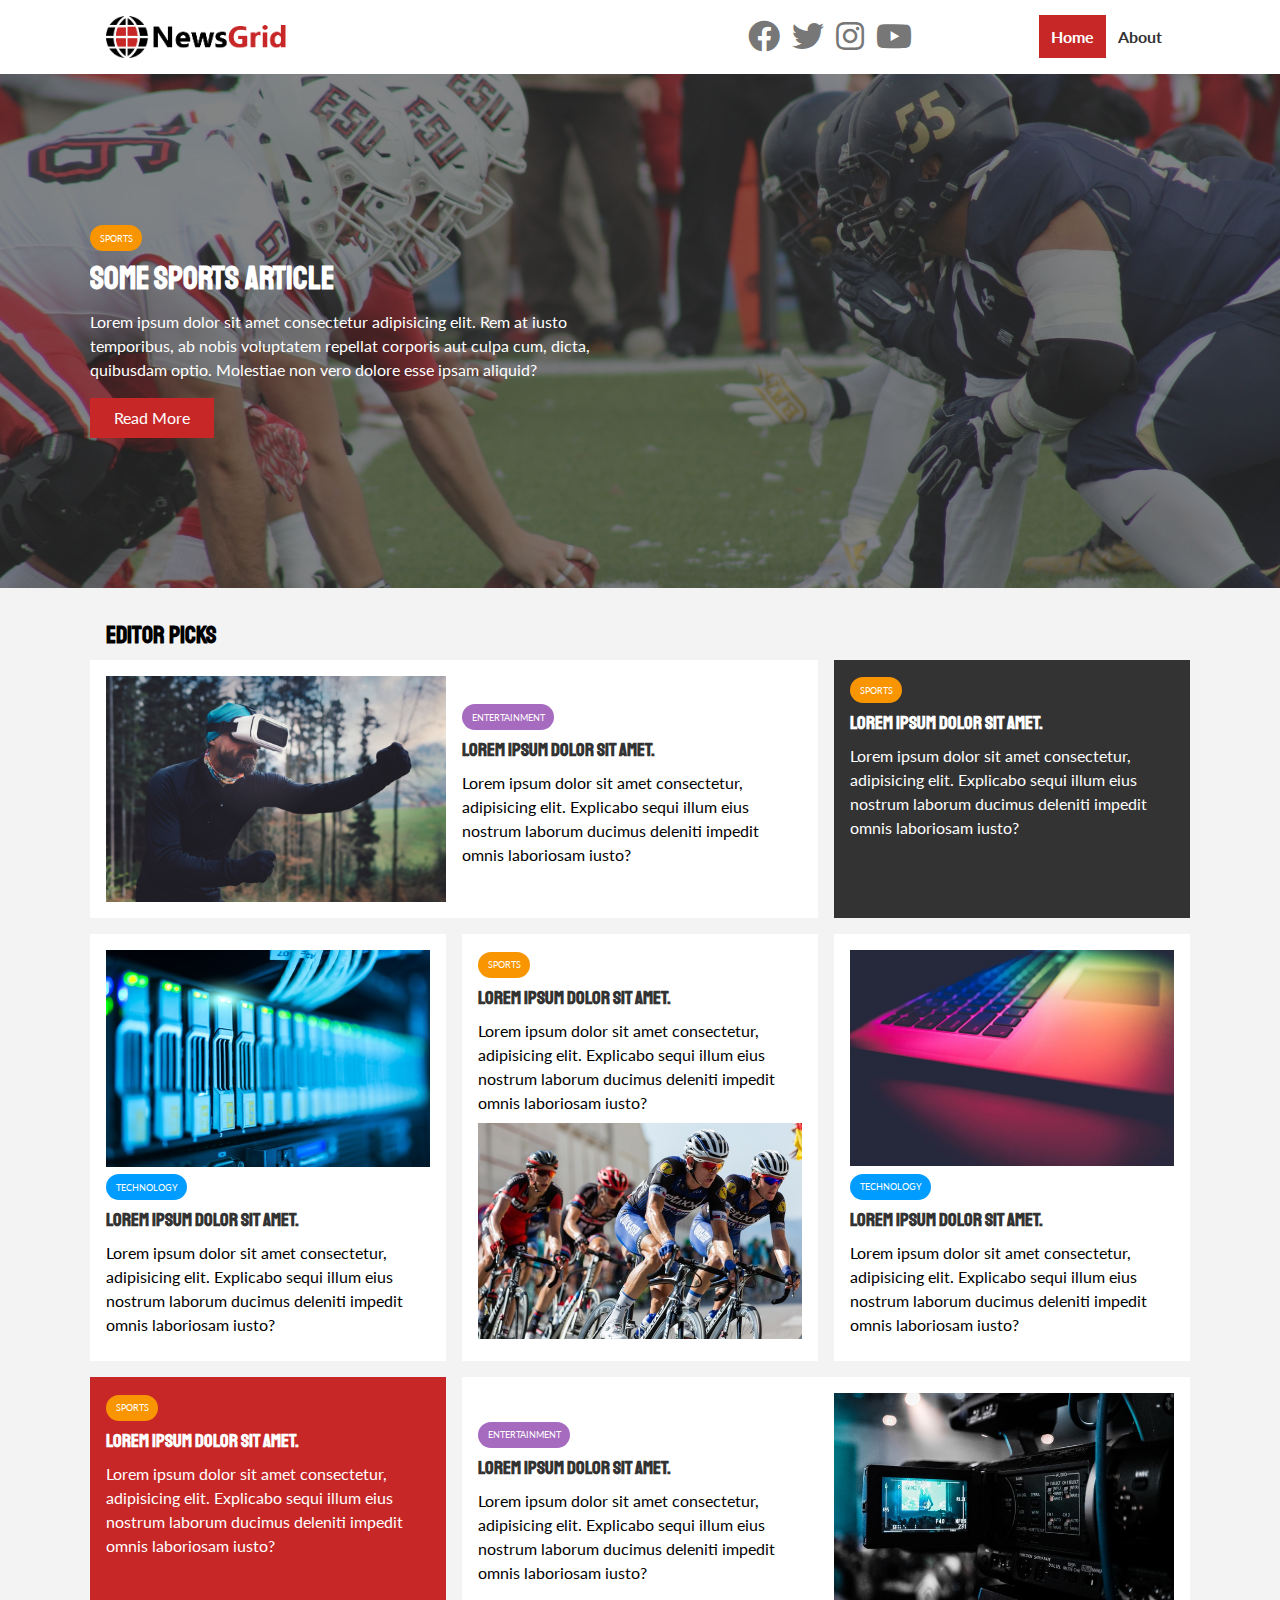
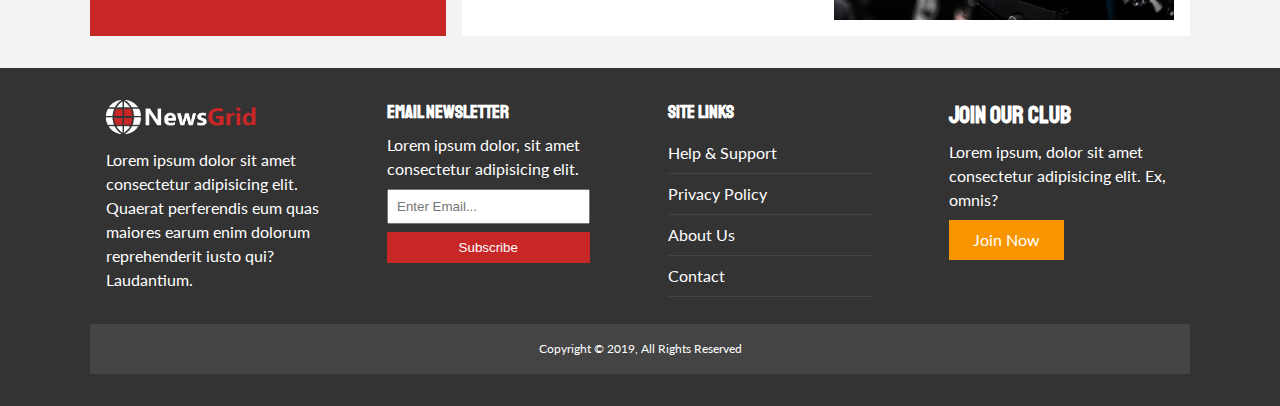
<file: index.html>
<!DOCTYPE html>
<html lang="en">
<head>
    <meta charset="UTF-8">
    <meta http-equiv="X-UA-Compatible" content="IE=edge">
    <meta name="viewport" content="width=device-width, initial-scale=1.0">
    <link rel="stylesheet" href="https://cdnjs.cloudflare.com/ajax/libs/font-awesome/5.15.3/css/all.min.css" />
    <link href="https://fonts.googleapis.com/css2?family=Lato&family=Staatliches&display=swap" rel="stylesheet">
    <link rel="stylesheet" href="css/style.css">
    <link rel="stylesheet" media="screen and (max-width: 768px" href="css/mobile.css">
    <link rel="shortcut icon" type="image/x-icon" href="/favicon.ico">
    <title>NewsGrid | Latest News</title>
</head>
<body>
    <nav id="main-nav">
        <div class="container">
            <img src="img/logo.png" alt="NewsGrid" class="logo">
            <div class="social">
                <a href="http://facebook.com" target="_blank"><i class="fab fa-facebook fa-2x"></i></a>
                <a href="http://twitter.com" target="_blank"><i class="fab fa-twitter fa-2x"></i></a>
                <a href="http://instagram.com" target="_blank"><i class="fab fa-instagram fa-2x"></i></a>
                <a href="http://youtube.com" target="_blank"><i class="fab fa-youtube fa-2x"></i></a>
            </div>
            <ul>
                <li><a class="current" href="index.html">Home</a></li>
                <li><a href="about.html">About</a></li>
            </ul>
        </div>
    </nav>

    <!-- Showcase -->
    <header id="showcase">
        <div class="container">
            <div class="showcase-container">
                <div class="showcase-content">
                    <div class="category category-sports">Sports</div>
                    <h1>Some Sports Article</h1>
                    <p>Lorem ipsum dolor sit amet consectetur adipisicing elit. Rem at iusto temporibus, ab nobis voluptatem repellat corporis aut culpa cum, dicta, quibusdam optio. Molestiae non vero dolore esse ipsam aliquid?</p>
                    <a href="article.html" class="btn btn-primary">Read More</a>
                </div>
            </div>
        </div>
    </header>

    <!-- Home Articles -->
    <section id="home-articles" class="py-2">
        <div class="container">
            <h2 class="main-h2">Editor Picks</h2>
            <div class="articles-container">
                <article class="card">
                    <img src="img/articles/ent1.jpg" alt="">
                    <div>
                        <div class="category category-ent">Entertainment</div>
                        <h3>
                            <a href="article.html">Lorem ipsum dolor sit amet.</a>
                        </h3>
                        <p>Lorem ipsum dolor sit amet consectetur, adipisicing elit. Explicabo sequi illum eius nostrum laborum ducimus deleniti impedit omnis laboriosam iusto?</p>
                    </div>
                </article>
                <article class="card bg-dark">
                    <div class="category category-sports">Sports</div>
                    <h3>
                        <a href="article.html">Lorem ipsum dolor sit amet.</a>
                    </h3>
                    <p>Lorem ipsum dolor sit amet consectetur, adipisicing elit. Explicabo sequi illum eius nostrum laborum ducimus deleniti impedit omnis laboriosam iusto?</p>
                </article>
                <article class="card">
                    <img src="img/articles/tech1.jpg" alt="">
                    <div class="category category-tech">Technology</div>
                    <h3>
                        <a href="article.html">Lorem ipsum dolor sit amet.</a>
                    </h3>
                    <p>Lorem ipsum dolor sit amet consectetur, adipisicing elit. Explicabo sequi illum eius nostrum laborum ducimus deleniti impedit omnis laboriosam iusto?</p>
                </article>
                <article class="card">
                    <div class="category category-sports">Sports</div>
                    <h3>
                        <a href="article.html">Lorem ipsum dolor sit amet.</a>
                    </h3>
                    <p>Lorem ipsum dolor sit amet consectetur, adipisicing elit. Explicabo sequi illum eius nostrum laborum ducimus deleniti impedit omnis laboriosam iusto?</p>
                    <img src="img/articles/sports1.jpg" alt="">
                </article>
                <article class="card">
                    <img src="img/articles/tech2.jpg" alt="">
                    <div class="category category-tech">Technology</div>
                    <h3>
                        <a href="article.html">Lorem ipsum dolor sit amet.</a>
                    </h3>
                    <p>Lorem ipsum dolor sit amet consectetur, adipisicing elit. Explicabo sequi illum eius nostrum laborum ducimus deleniti impedit omnis laboriosam iusto?</p>
                </article>
                <article class="card bg-primary">
                    <div class="category category-sports">Sports</div>
                    <h3>
                        <a href="article.html">Lorem ipsum dolor sit amet.</a>
                    </h3>
                    <p>Lorem ipsum dolor sit amet consectetur, adipisicing elit. Explicabo sequi illum eius nostrum laborum ducimus deleniti impedit omnis laboriosam iusto?</p>
                </article>
                <article class="card">
                    <div>
                        <div class="category category-ent">Entertainment</div>
                        <h3>
                            <a href="article.html">Lorem ipsum dolor sit amet.</a>
                        </h3>
                        <p>Lorem ipsum dolor sit amet consectetur, adipisicing elit. Explicabo sequi illum eius nostrum laborum ducimus deleniti impedit omnis laboriosam iusto?</p>
                    </div>
                    <img src="img/articles/ent2.jpg" alt="">
                </article>
            </div>
        </div>
    </section>

    <!-- Footer -->
    <footer id="main-footer" class="py-2">
        <div class="container footer-container">
            <div>
                <img src="img/logo_light.png" alt="NewsGrid">
                <p>Lorem ipsum dolor sit amet consectetur adipisicing elit. Quaerat perferendis eum quas maiores earum enim dolorum reprehenderit iusto qui? Laudantium.</p>
            </div>
            <div>
                <h3>Email Newsletter</h3>
                <p>Lorem ipsum dolor, sit amet consectetur adipisicing elit.</p>
                <form name="contact" method="POST" data-netlify="true">
                    <input type="email" name="email" placeholder="Enter Email...">
                    <input type="submit" value="Subscribe" class="btn btn-primary">
                </form>
            </div>
            <div>
                <h3>Site Links</h3>
                <ul class="list">
                    <li><a href="#">Help & Support</a></li>
                    <li><a href="#">Privacy Policy</a></li>
                    <li><a href="#">About Us</a></li>
                    <li><a href="#">Contact</a></li>
                </ul>
            </div>
            <div>
                <h2>Join Our Club</h2>
                <p>Lorem ipsum, dolor sit amet consectetur adipisicing elit. Ex, omnis?</p>
                <a href="#" class = "btn btn-secondary">Join Now</a>
            </div>
            <div>
                <p>Copyright &copy; 2019, All Rights Reserved</p>
            </div>
        </div>
    </footer>
</body>
</html>
</file>
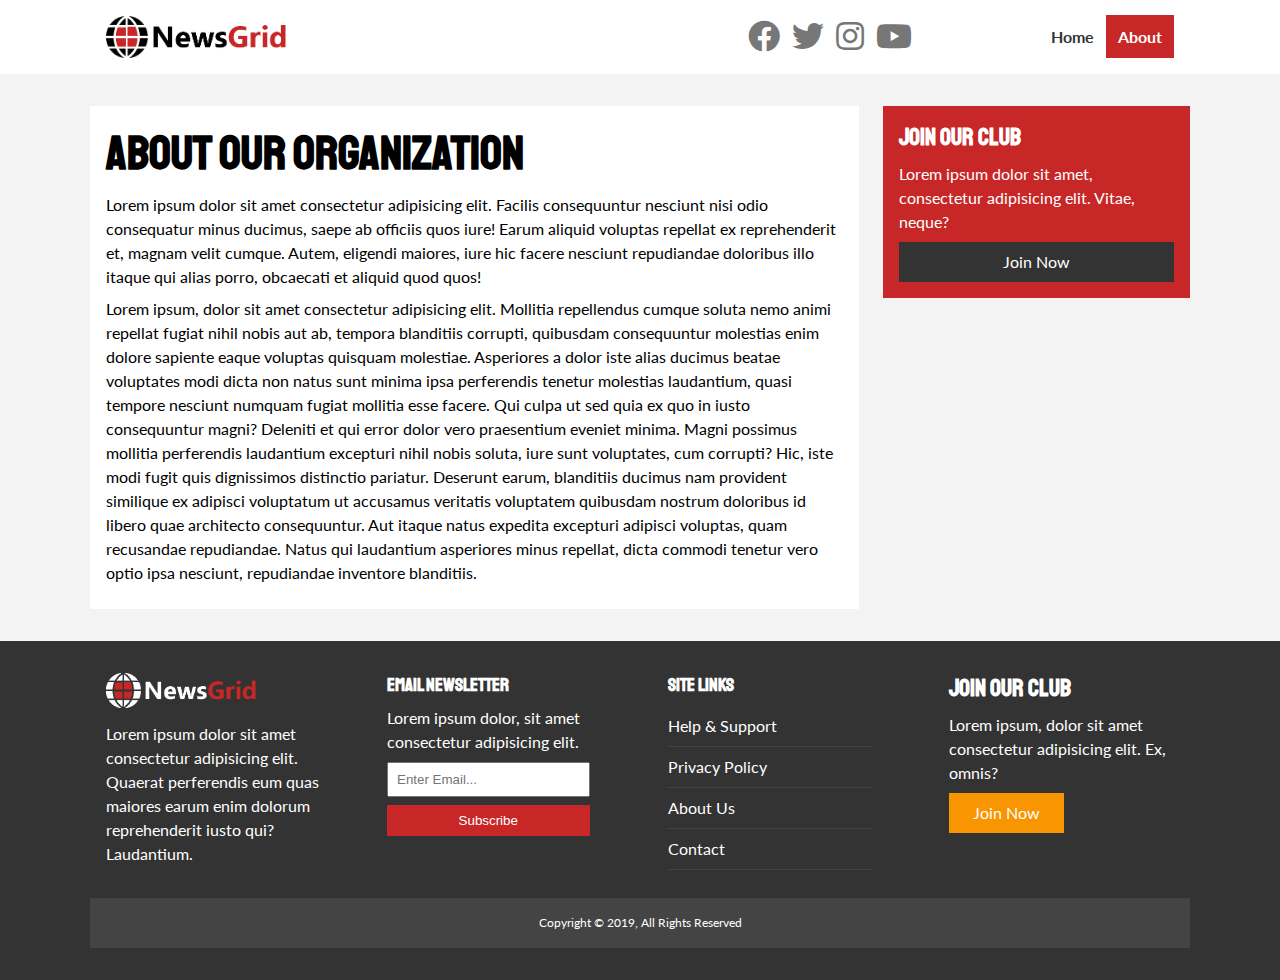
<file: about.html>
<!DOCTYPE html>
<html lang="en">
<head>
    <meta charset="UTF-8">
    <meta http-equiv="X-UA-Compatible" content="IE=edge">
    <meta name="viewport" content="width=device-width, initial-scale=1.0">
    <link rel="stylesheet" href="https://cdnjs.cloudflare.com/ajax/libs/font-awesome/5.15.3/css/all.min.css" />
    <link href="https://fonts.googleapis.com/css2?family=Lato&family=Staatliches&display=swap" rel="stylesheet">
    <link rel="stylesheet" href="css/style.css">
    <link rel="stylesheet" media="screen and (max-width: 768px" href="css/mobile.css">
    <link rel="shortcut icon" type="image/x-icon" href="/favicon.ico">
    <title>NewsGrid | About</title>
</head>
<body>
    <nav id="main-nav">
        <div class="container">
            <img src="img/logo.png" alt="NewsGrid" class="logo">
            <div class="social">
                <a href="http://facebook.com" target="_blank"><i class="fab fa-facebook fa-2x"></i></a>
                <a href="http://twitter.com" target="_blank"><i class="fab fa-twitter fa-2x"></i></a>
                <a href="http://instagram.com" target="_blank"><i class="fab fa-instagram fa-2x"></i></a>
                <a href="http://youtube.com" target="_blank"><i class="fab fa-youtube fa-2x"></i></a>
            </div>
            <ul>
                <li><a href="index.html">Home</a></li>
                <li><a class="current" href="about.html">About</a></li>
            </ul>
        </div>
    </nav>

    <section id="about">
        <div class="container">
            <div class="page-container">
                <article class="card">
                    <h1 class="l-heading">About Our Organization</h1>
                    <p>Lorem ipsum dolor sit amet consectetur adipisicing elit. Facilis consequuntur nesciunt nisi odio consequatur minus ducimus, saepe ab officiis quos iure! Earum aliquid voluptas repellat ex reprehenderit et, magnam velit cumque. Autem, eligendi maiores, iure hic facere nesciunt repudiandae doloribus illo itaque qui alias porro, obcaecati et aliquid quod quos!</p>
                    <p>Lorem ipsum, dolor sit amet consectetur adipisicing elit. Mollitia repellendus cumque soluta nemo animi repellat fugiat nihil nobis aut ab, tempora blanditiis corrupti, quibusdam consequuntur molestias enim dolore sapiente eaque voluptas quisquam molestiae. Asperiores a dolor iste alias ducimus beatae voluptates modi dicta non natus sunt minima ipsa perferendis tenetur molestias laudantium, quasi tempore nesciunt numquam fugiat mollitia esse facere. Qui culpa ut sed quia ex quo in iusto consequuntur magni? Deleniti et qui error dolor vero praesentium eveniet minima. Magni possimus mollitia perferendis laudantium excepturi nihil nobis soluta, iure sunt voluptates, cum corrupti? Hic, iste modi fugit quis dignissimos distinctio pariatur. Deserunt earum, blanditiis ducimus nam provident similique ex adipisci voluptatum ut accusamus veritatis voluptatem quibusdam nostrum doloribus id libero quae architecto consequuntur. Aut itaque natus expedita excepturi adipisci voluptas, quam recusandae repudiandae. Natus qui laudantium asperiores minus repellat, dicta commodi tenetur vero optio ipsa nesciunt, repudiandae inventore blanditiis.</p>
                </article>
                <aside class="card bg-primary">
                    <h2>Join Our Club</h2>
                    <p>Lorem ipsum dolor sit amet, consectetur adipisicing elit. Vitae, neque?</p>
                    <a href="#" class="btn btn-dark btn-block">Join Now</a>
                </aside>
            </div>
        </div>
    </section>

    <!-- Footer -->
    <footer id="main-footer" class="py-2">
        <div class="container footer-container">
            <div>
                <img src="img/logo_light.png" alt="NewsGrid">
                <p>Lorem ipsum dolor sit amet consectetur adipisicing elit. Quaerat perferendis eum quas maiores earum enim dolorum reprehenderit iusto qui? Laudantium.</p>
            </div>
            <div>
                <h3>Email Newsletter</h3>
                <p>Lorem ipsum dolor, sit amet consectetur adipisicing elit.</p>
                <form name="contact" method="POST" data-netlify="true">
                    <input type="email" name="email" placeholder="Enter Email...">
                    <input type="submit" value="Subscribe" class="btn btn-primary">
                </form>
            </div>
            <div>
                <h3>Site Links</h3>
                <ul class="list">
                    <li><a href="#">Help & Support</a></li>
                    <li><a href="#">Privacy Policy</a></li>
                    <li><a href="#">About Us</a></li>
                    <li><a href="#">Contact</a></li>
                </ul>
            </div>
            <div>
                <h2>Join Our Club</h2>
                <p>Lorem ipsum, dolor sit amet consectetur adipisicing elit. Ex, omnis?</p>
                <a href="#" class = "btn btn-secondary">Join Now</a>
            </div>
            <div>
                <p>Copyright &copy; 2019, All Rights Reserved</p>
            </div>
        </div>
    </footer>
</body>
</html>
</file>
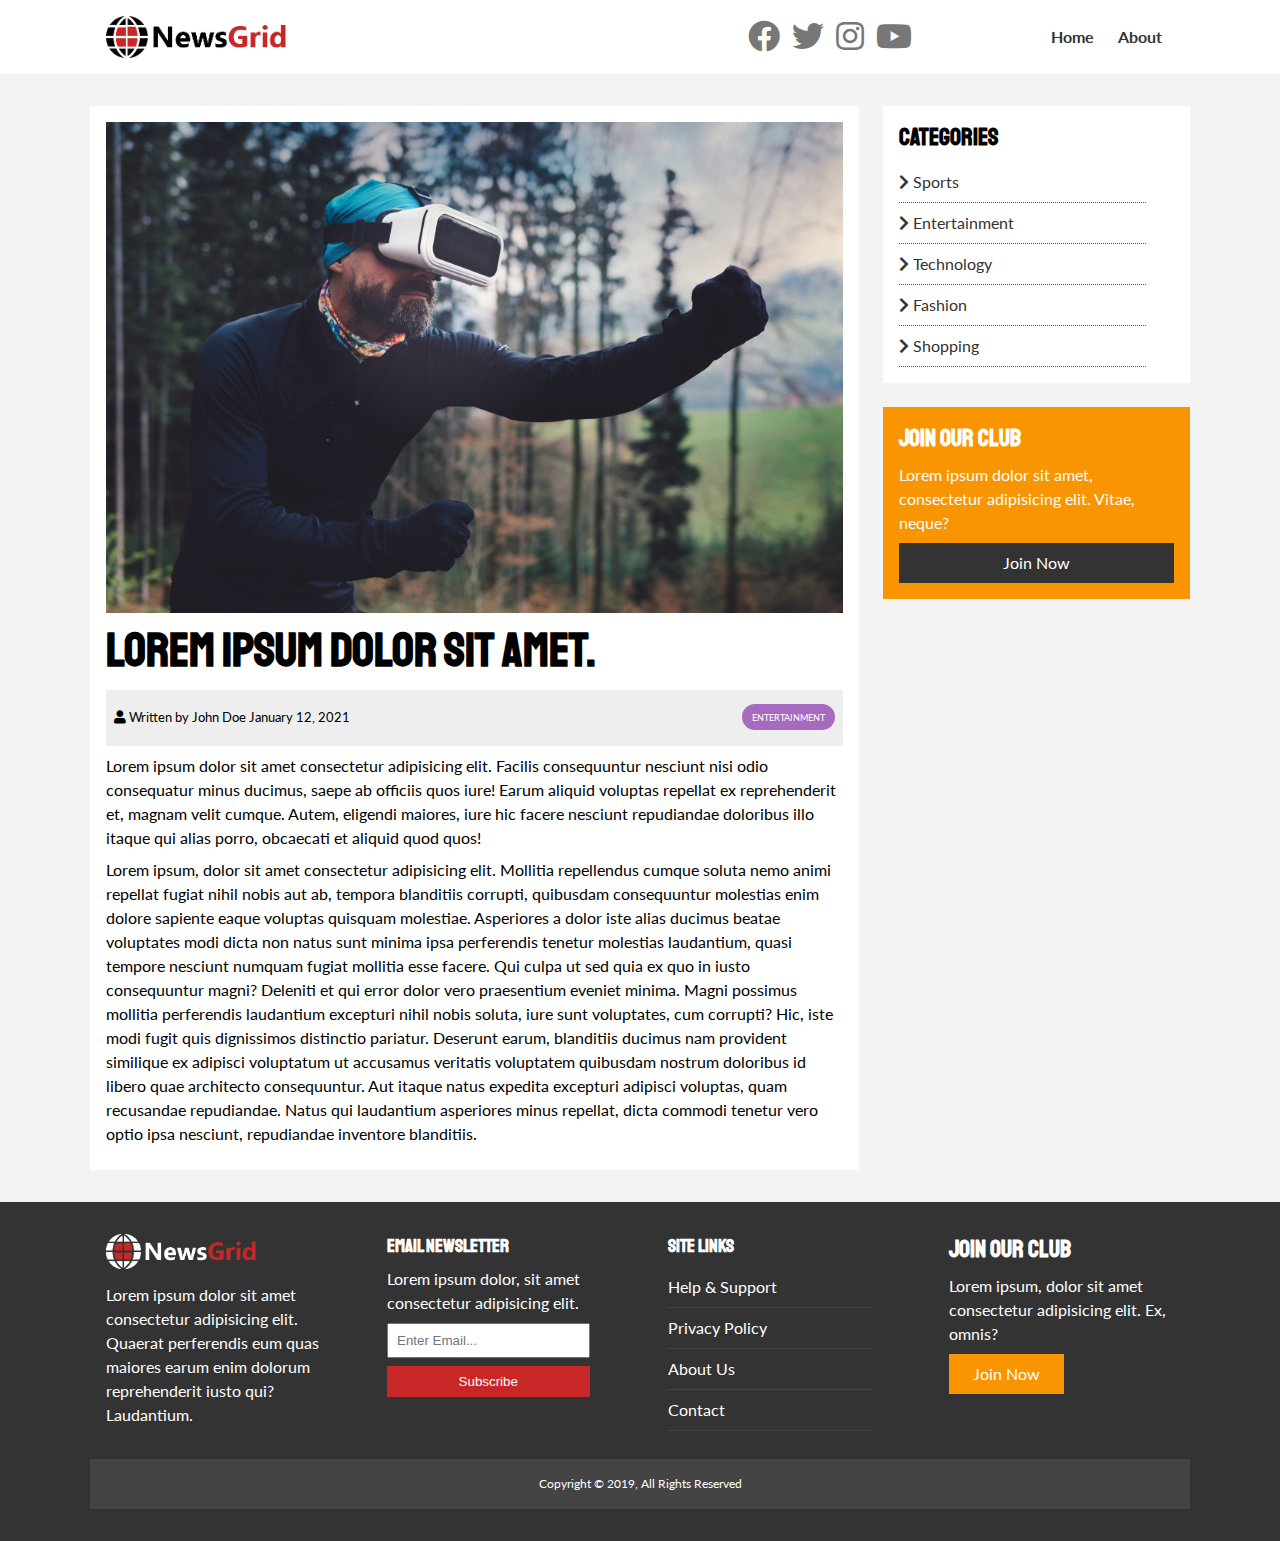
<file: article.html>
<!DOCTYPE html>
<html lang="en">
<head>
    <meta charset="UTF-8">
    <meta http-equiv="X-UA-Compatible" content="IE=edge">
    <meta name="viewport" content="width=device-width, initial-scale=1.0">
    <link rel="stylesheet" href="https://cdnjs.cloudflare.com/ajax/libs/font-awesome/5.15.3/css/all.min.css" />
    <link href="https://fonts.googleapis.com/css2?family=Lato&family=Staatliches&display=swap" rel="stylesheet">
    <link rel="stylesheet" href="css/style.css">
    <link rel="stylesheet" media="screen and (max-width: 768px" href="css/mobile.css">
    <link rel="shortcut icon" type="image/x-icon" href="/favicon.ico">
    <title>NewsGrid | Latest News</title>
</head>
<body>
    <nav id="main-nav">
        <div class="container">
            <img src="img/logo.png" alt="NewsGrid" class="logo">
            <div class="social">
                <a href="http://facebook.com" target="_blank"><i class="fab fa-facebook fa-2x"></i></a>
                <a href="http://twitter.com" target="_blank"><i class="fab fa-twitter fa-2x"></i></a>
                <a href="http://instagram.com" target="_blank"><i class="fab fa-instagram fa-2x"></i></a>
                <a href="http://youtube.com" target="_blank"><i class="fab fa-youtube fa-2x"></i></a>
            </div>
            <ul>
                <li><a href="index.html">Home</a></li>
                <li><a href="about.html">About</a></li>
            </ul>
        </div>
    </nav>

    <section id="article">
        <div class="container">
            <div class="page-container">
                <article class="card">
                    <img src="img/articles/ent1.jpg" alt="">
                    <h1 class="l-heading">Lorem ipsum dolor sit amet.</h1>
                    <div class="meta">
                        <small>
                            <i class="fas fa-user"></i> Written by John Doe January 12, 2021
                        </small>
                        <div class="category category-ent">Entertainment</div>
                    </div>
                    <p>Lorem ipsum dolor sit amet consectetur adipisicing elit. Facilis consequuntur nesciunt nisi odio consequatur minus ducimus, saepe ab officiis quos iure! Earum aliquid voluptas repellat ex reprehenderit et, magnam velit cumque. Autem, eligendi maiores, iure hic facere nesciunt repudiandae doloribus illo itaque qui alias porro, obcaecati et aliquid quod quos!</p>
                    <p>Lorem ipsum, dolor sit amet consectetur adipisicing elit. Mollitia repellendus cumque soluta nemo animi repellat fugiat nihil nobis aut ab, tempora blanditiis corrupti, quibusdam consequuntur molestias enim dolore sapiente eaque voluptas quisquam molestiae. Asperiores a dolor iste alias ducimus beatae voluptates modi dicta non natus sunt minima ipsa perferendis tenetur molestias laudantium, quasi tempore nesciunt numquam fugiat mollitia esse facere. Qui culpa ut sed quia ex quo in iusto consequuntur magni? Deleniti et qui error dolor vero praesentium eveniet minima. Magni possimus mollitia perferendis laudantium excepturi nihil nobis soluta, iure sunt voluptates, cum corrupti? Hic, iste modi fugit quis dignissimos distinctio pariatur. Deserunt earum, blanditiis ducimus nam provident similique ex adipisci voluptatum ut accusamus veritatis voluptatem quibusdam nostrum doloribus id libero quae architecto consequuntur. Aut itaque natus expedita excepturi adipisci voluptas, quam recusandae repudiandae. Natus qui laudantium asperiores minus repellat, dicta commodi tenetur vero optio ipsa nesciunt, repudiandae inventore blanditiis.</p>
                </article>

                <aside id="categories" class="card">
                    <h2>Categories</h2>
                    <ul class="list">
                        <li><a href="#"><i class="fas fa-chevron-right"></i> Sports</a></li>
                        <li><a href="#"><i class="fas fa-chevron-right"></i> Entertainment</a></li>
                        <li><a href="#"><i class="fas fa-chevron-right"></i> Technology</a></li>
                        <li><a href="#"><i class="fas fa-chevron-right"></i> Fashion</a></li>
                        <li><a href="#"><i class="fas fa-chevron-right"></i> Shopping</a></li>
                    </ul>


                </aside>

                <aside class="card bg-secondary">


                    <h2>Join Our Club</h2>
                    <p>Lorem ipsum dolor sit amet, consectetur adipisicing elit. Vitae, neque?</p>
                    <a href="#" class="btn btn-dark btn-block">Join Now</a>
                </aside>
            </div>
        </div>
    </section>

    <!-- Footer -->
    <footer id="main-footer" class="py-2">
        <div class="container footer-container">
            <div>
                <img src="img/logo_light.png" alt="NewsGrid">
                <p>Lorem ipsum dolor sit amet consectetur adipisicing elit. Quaerat perferendis eum quas maiores earum enim dolorum reprehenderit iusto qui? Laudantium.</p>
            </div>
            <div>
                <h3>Email Newsletter</h3>
                <p>Lorem ipsum dolor, sit amet consectetur adipisicing elit.</p>
                <form name="contact" method="POST" data-netlify="true">
                    <input type="email" name="email" placeholder="Enter Email...">
                    <input type="submit" value="Subscribe" class="btn btn-primary">
                </form>
            </div>
            <div>
                <h3>Site Links</h3>
                <ul class="list">
                    <li><a href="#">Help & Support</a></li>
                    <li><a href="#">Privacy Policy</a></li>
                    <li><a href="#">About Us</a></li>
                    <li><a href="#">Contact</a></li>
                </ul>
            </div>
            <div>
                <h2>Join Our Club</h2>
                <p>Lorem ipsum, dolor sit amet consectetur adipisicing elit. Ex, omnis?</p>
                <a href="#" class = "btn btn-secondary">Join Now</a>
            </div>
            <div>
                <p>Copyright &copy; 2019, All Rights Reserved</p>
            </div>
        </div>
    </footer>
</body>
</html>
</file>
<file: css/style.css>
:root {
    --primary-color: #c72727;
    --secondary-color: #f99500;
    --light-color: #f3f3f3;
    --dark-color: #333;
    --max-width: 1100px;
}

.category {
    --sports-color: #f99500;
    --ent-color: #a66bbe;
    --tech-color: #009cff;
}

* {
    margin: 0;
    padding: 0;
    box-sizing: border-box;
}

body {
    font-family: 'Lato', sans-serif;
    line-height: 1.5;
    background: var(--light-color);
}

a {
    color: #333;
    text-decoration: none;
}

ul {
    list-style: none;
}

p {
    margin: .5rem 0;
}

img {
    width: 100%;
}

h1, h2, h3, h4, h5, h6 {
    font-family: 'Staatliches', cursive;
    margin-bottom: .55rem;
    line-height: 1.3;
}

h2.main-h2 {
    margin-left: 1rem;
}

/* Utility */
.container {
    max-width: var(--max-width);
    margin: auto;
    padding: 0 2 rem;
    overflow: hidden;
}

.category {
    display: inline-block;
    color: #fff;
    font-size: 0.55rem;
    text-transform: uppercase;
    padding: 0.4rem 0.6rem;
    border-radius: 15px;
    margin-bottom: 0.5rem;
}

.category-sports { background: var(--sports-color) }
.category-ent { background: var(--ent-color) }
.category-tech { background: var(--tech-color) }

.btn {
    display: inline-block;
    border: none;
    background: var(--dark-color);
    color: #fff;
    padding: 0.5rem 1.5rem;
}

.btn-light { background: var(--light-color) }
.btn-primary { background: var(--primary-color) }
.btn-secondary { background: var(--secondary-color) }

.btn-block {
    display: block;
    width: 100%;
    text-align: center;
}

.btn:hover {
    opacity: 0.9;
}

.card {
    background: #fff;
    padding: 1rem;
}

.bg-dark {
    background: var(--dark-color);
    color: #fff;
}

.bg-primary {
    background: var(--primary-color);
    color: #fff;
}

.bg-secondary {
    background: var(--secondary-color);
    color: #fff;
}

.bg-dark h1,
.bg-dark h2,
.bg-dark h3,
.bg-dark a,
.bg-primary h1,
.bg-primary h2,
.bg-primary h3,
.bg-primary a,
.bg-secondary h1,
.bg-secondary h2,
.bg-secondary h3,
.bg-secondary a {
    color: #fff;
}

.py-1 { padding: 1.5rem 0 }
.py-2 { padding: 2rem 0 }
.py-3 { padding: 3rem 0 }
.p-1 { padding: 1.5rem }
.p-2 { padding: 2rem }
.p-3 { padding: 3rem }

.l-heading {
    font-size: 3rem;
}

.list li {
    padding: .5rem 0;
    border-bottom: #555 dotted 1px;
    width: 90%;
}

.list li a:hover {
    color: var(--primary-color) !important;
}

/* Inner page grid container */
.page-container {
    display: grid;
    grid-template-columns: 5fr 2fr;
    margin: 2rem 0;
    gap: 1.5rem;
}

.page-container > *:first-child {
    grid-row: 1 / span 3;
}

/* Navigation */
#main-nav {
    background: #fff;
    position: sticky;
    top: 0;
    z-index: 2;
}

#main-nav .container {
    display: grid;
    grid-template-columns: 6fr 3fr 2fr;
    padding: 1rem;
    align-items: center;
}

#main-nav .logo {
    width: 180px;
}

#main-nav ul {
    justify-self: end;
    display: flex;
}

#main-nav ul li a {
    padding: 0.75rem;
    font-weight: bold;
}

#main-nav ul li a.current {
    background: var(--primary-color);
    color: #fff;
}

#main-nav ul li a:hover {
    background: var(--light-color);
    color: var(--dark-color);
}

#main-nav .social {
    justify-self: center;
}

#main-nav .social i {
    color: #777;
    margin-right: .5rem;
}

/* Showcase */
#showcase {
    color: #fff;
    background: #333;
    padding: 2rem;
    position: relative;
}

#showcase:before {
    content: '';
    background: url('../img/featured.jpg') no-repeat center center/cover;
    position: absolute;
    top: 0;
    left: 0;
    width: 100%;
    height: 100%;
    opacity: 0.4;
}

#showcase .showcase-container {
    display: grid;
    grid-template-columns: repeat(2, 1fr);
    justify-content: center;
    align-items: center;
    height: 50vh;
}

#showcase .showcase-content {
    z-index: 1;
}

#showcase .showcase-content p {
    margin-bottom: 1rem;
}

/* Home Articles */
#home-articles .articles-container {
    display: grid;
    grid-template-columns: repeat(3, 1fr);
    gap: 1rem;
}

#home-articles .articles-container > *:first-child,
#home-articles .articles-container > *:last-child {
    display: grid;
    grid-template-columns: repeat(2, 1fr);
    gap: 1rem;
    grid-column: 1 / span 2;
    align-items: center;
}

#home-articles .articles-container > *:last-child {
    grid-column: 2 / span 2;
}

#article .meta {
    display: flex;
    justify-content: space-between;
    align-items: center;
    background: #eee;
    padding: 0.5rem;
}

#article .meta .category {
    margin-top: 0.4rem;
}

/* Footer */
#main-footer {
    background: var(--dark-color);
    color: #fff;
}

#main-footer img {
    width: 150px;
}

#main-footer a {
    color: #fff;
}

#main-footer .footer-container {
    display: grid;
    grid-template-columns: repeat(4, 1fr);
    gap: 1.5rem;
}

#main-footer .footer-container div {
    padding: 0 1rem;
}

#main-footer .footer-container > *:last-child {
    background: #444;
    grid-column: 1 / span 4;
    padding: .5rem;
    text-align: center;
    font-size: 0.75rem;
}

#main-footer .footer-container input[type='email'] {
    width: 90%;
    padding: 0.5rem;
    margin-bottom: 0.5rem;
}

#main-footer .footer-container input[type='submit'] {
    width: 90%;
}
</file>
<file: css/mobile.css>
/* Navigation */
#main-nav .social {
    display: none;
}

#main-nav .container {
    grid-template-columns: 1fr;
    gap: 1.2rem;
}

#main-nav ul,
#main-nav .logo {
    justify-self: center;
}

#main-nav ul li a {
    padding: 0.50rem;
}

#home-articles .articles-container {
    grid-template-columns: repeat(2, 1fr);
}

#home-articles .articles-container > *:first-child,
#home-articles .articles-container > *:last-child {
    grid-template-columns: 1fr;
    grid-column: 1;
}

@media(max-width: 600px) {
    /* Stack Grid Items */
    #showcase .showcase-container,
    #home-articles .articles-container,
    #main-footer .footer-container {
        grid-template-columns: 1fr;
    }

    #main-footer .footer-container > *:last-child {
        grid-column: 1;
    }

    #main-footer .footer-container > *:first-child,
    #main-footer .footer-container > *:nth-child(2) {
        padding-bottom: 1rem !important;
        border-bottom: #444 dotted 1px;
    }

    .page-container {
        grid-template-columns: 1fr;
    }

    .page-container > *:first-child {
        grid-row: 1;
    }

    .l-heading {
        font-size: 2rem;
    }
}
</file>
